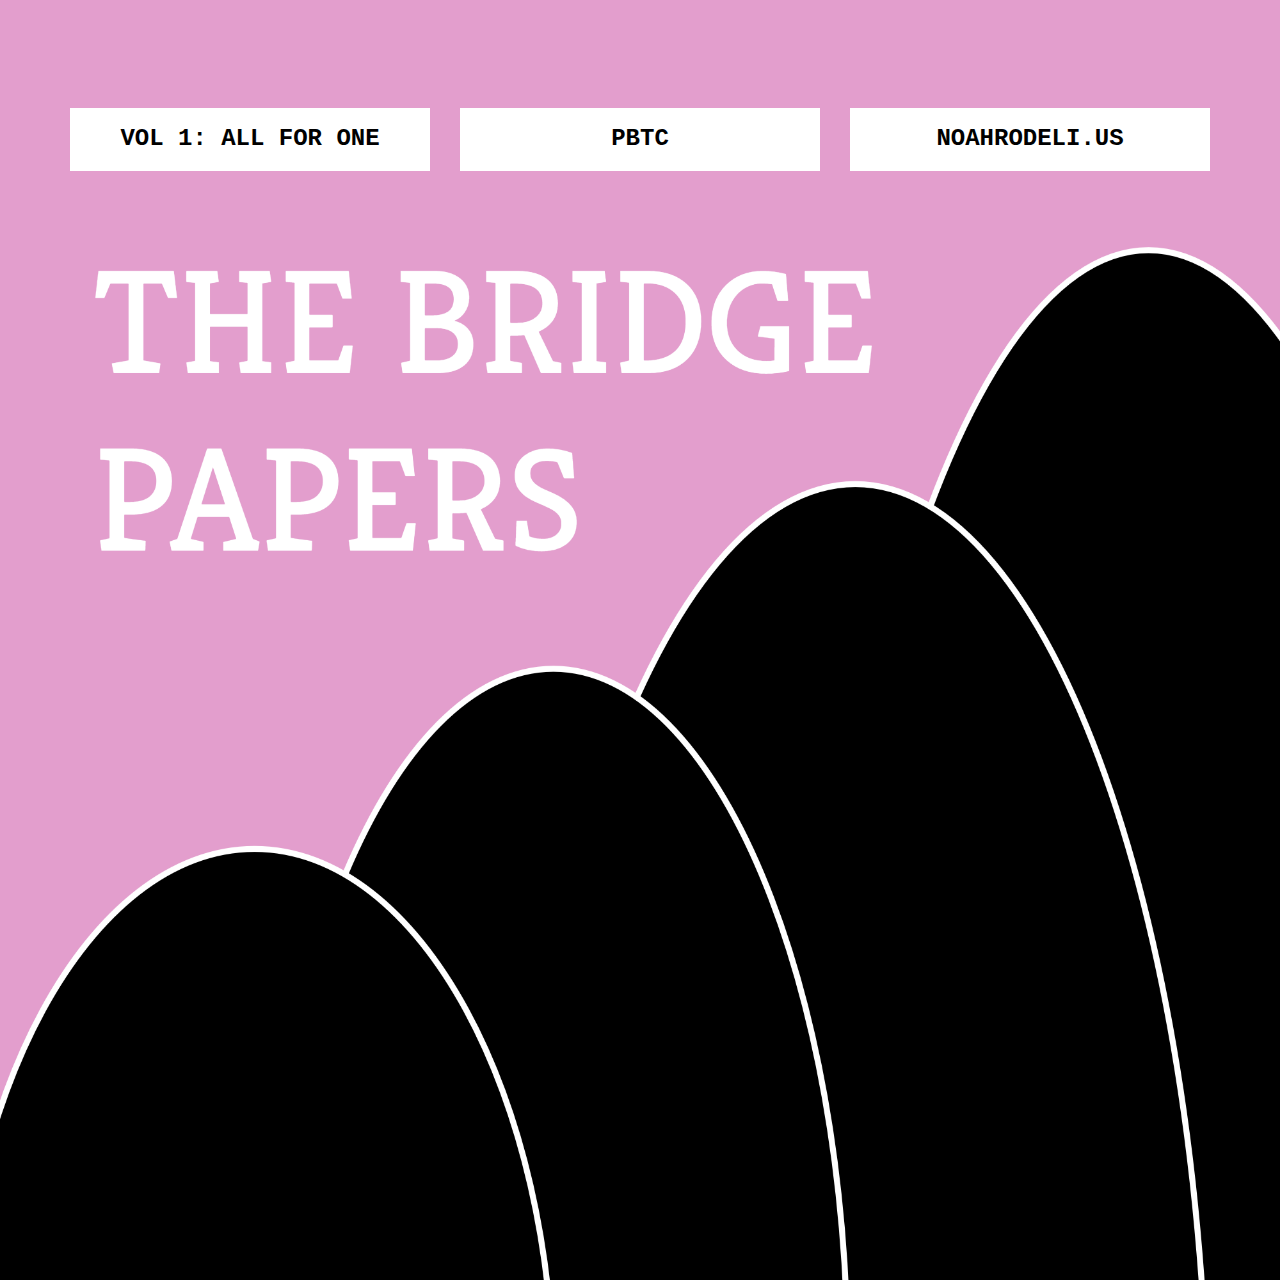
<file: index.home.html>
<!DOCTYPE html>
<html>
  <head>
    <title>The Bridge Papers</title>
    <link href="index.css" rel="stylesheet" type="text/css">
		<script src="https://ajax.googleapis.com/ajax/libs/jquery/3.1.0/jquery.min.js"></script>
		<link rel="stylesheet" type="text/css" href="bootstrap.css"/>
    <link rel="stylesheet" media="(max-width:600px)" href="mobile.css">
    <link rel="stylesheet" media="(min-width:601px)" href="desktop.css">
    <meta name="viewport" content="width=device-width, initial-scale=1">
  </head>
  <body>
    <img src="TBPhome.jpg" id="mobileback" alt="mobile background" width="100%">
    <img src="deskback.jpg" id="deskback" alt="desktop background" width="100%">
    <div class="container">
      <div class="row">
        <div class="col-xs-4">
          <a href="http://thebridgepapers.com/allforone"><div class="volumes" style="font-family: monospace;">VOL 1: ALL FOR ONE</div></a>
        </div>
        <div class="col-xs-4">
          <a href="http://www.projectbreakthecycle.com"><div class="volumes" style="font-family: monospace;">PBTC</div></a>
        </div>
        <div class="col-xs-4">
          <a href="http://noahrodeli.us"><div class="volumes" style="font-family: monospace;">NOAHRODELI.US</div></a>
        </div>
      </div>
    </div>
  </body>
</html>
</file>
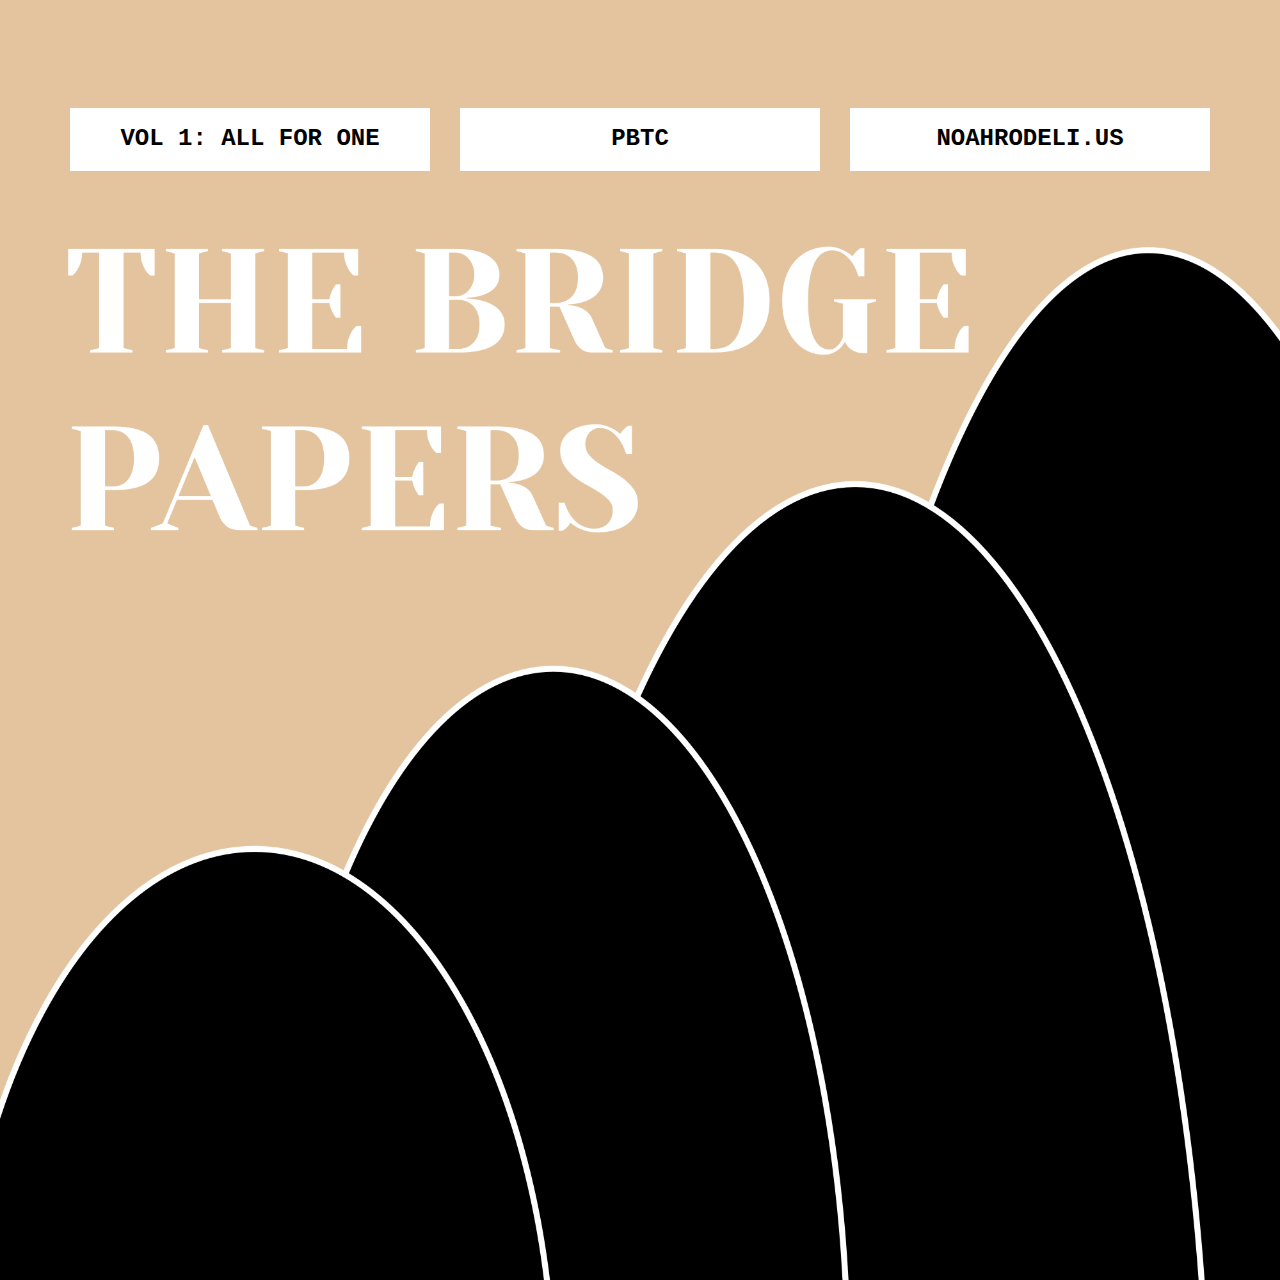
<file: old.index.html>
<!DOCTYPE html>
<html>
  <head>
    <title>The Bridge Papers</title>
    <link href="index.css" rel="stylesheet" type="text/css">
		<script src="https://ajax.googleapis.com/ajax/libs/jquery/3.1.0/jquery.min.js"></script>
		<link rel="stylesheet" type="text/css" href="bootstrap.css"/>
    <link rel="stylesheet" media="(max-width:899px)" href="mobile.css">
    <link rel="stylesheet" media="(min-width:900px)" href="desktop.css">
    <meta name="viewport" content="width=device-width, initial-scale=1">
  </head>
  <body>
    <img src="untitled (2).jpg" id="mobileback" alt="mobile background" width="100%">
    <img src="untitled.jpg" id="deskback" alt="desktop background" width="100%">
	<div id="mobilenav">  
	    <div class="container">
		    <div class="row" id="spacer"></div> 
		<div class="row">      
		<div class="col-xs-9">
		  <a href="http://thebridgepapers.com/allforone"><div class="volumes" style="font-family: monospace;">VOL 1: ALL FOR ONE</div></a>
		</div>
	      </div>	      
	      <div class="row">	      
		<div class="col-xs-7">
		  <a href="http://www.projectbreakthecycle.com"><div class="volumes" style="font-family: monospace;">PBTC</div></a>
		</div>
	      </div>		      
	      <div class="row"> 
		<div class="col-xs-7">
		  <a href="http://noahrodeli.us"><div class="volumes" style="font-family: monospace;">NOAHRODELI.US</div></a>
		</div>
	      </div>
	    </div>
	  </div>
	<div id="desknav">  
	    <div class="container">
	      <div class="row">
		<div class="col-xs-4">
		  <a href="http://thebridgepapers.com/allforone"><div class="volumes" style="font-family: monospace;">VOL 1: ALL FOR ONE</div></a>
		</div>      
		<div class="col-xs-4">
		  <a href="http://www.projectbreakthecycle.com"><div class="volumes" style="font-family: monospace;">PBTC</div></a>
		</div>
		<div class="col-xs-4">
		  <a href="http://noahrodeli.us"><div class="volumes" style="font-family: monospace;">NOAHRODELI.US</div></a>
		</div>
	      </div>
	    </div>
	  </div>
	  <script>
  (function(i,s,o,g,r,a,m){i['GoogleAnalyticsObject']=r;i[r]=i[r]||function(){
  (i[r].q=i[r].q||[]).push(arguments)},i[r].l=1*new Date();a=s.createElement(o),
  m=s.getElementsByTagName(o)[0];a.async=1;a.src=g;m.parentNode.insertBefore(a,m)
  })(window,document,'script','https://www.google-analytics.com/analytics.js','ga');

  ga('create', 'UA-97251229-1', 'auto');
  ga('send', 'pageview');

</script>
  </body>
</html>
</file>
<file: index.css>
@media (min-width: 900px) {
  #mobileback {
    display: none;
  }
  #mobilenav{
    display: none;
  }
}

@media (max-width: 899px) {
  #deskback {
    display: none;
  }
  #desknav{
    display: none;
  }  
}

#mobileback, #deskback{
  position: absolute;
  left: 0px;
  top: 0px;
  z-index: -1;
}

.volumes{
  font-size: 18pt;
  font-family: monospace;
  color: black;
  background-color: white;
  margin-top: 30%;
  padding: 4%;
  font-weight: bold;
  text-align: center;
}
</file>
<file: mobile.css>
#mobileback, #deskback{
  position: absolute;
  left: 0px;
  top: 0px;
  z-index: -1;
}

.volumes{
  font-size: 12pt;
  font-family: monospace;
  color: black;
  background-color: white;
  margin-top: 10%;
  padding-left: 4%;
  padding: 4%;
  font-weight: bold;
  text-align: left;
  border-radius: 10px;
}

#spacer{
  margin-top: 50%;
}

@media (min-width: 560px) {
  .volumes{
    font-size: 14pt;
  }
}
</file>
<file: desktop.css>
#mobileback, #deskback{
  position: absolute;
  left: 0px;
  top: 0px;
  z-index: -1;
}

.volumes{
  font-size: 18pt;
  font-family: monospace;
  color: black;
  background-color: white;
  margin-top: 30%;
  padding: 4%;
  font-weight: bold;
  text-align: center;
}
</file>
